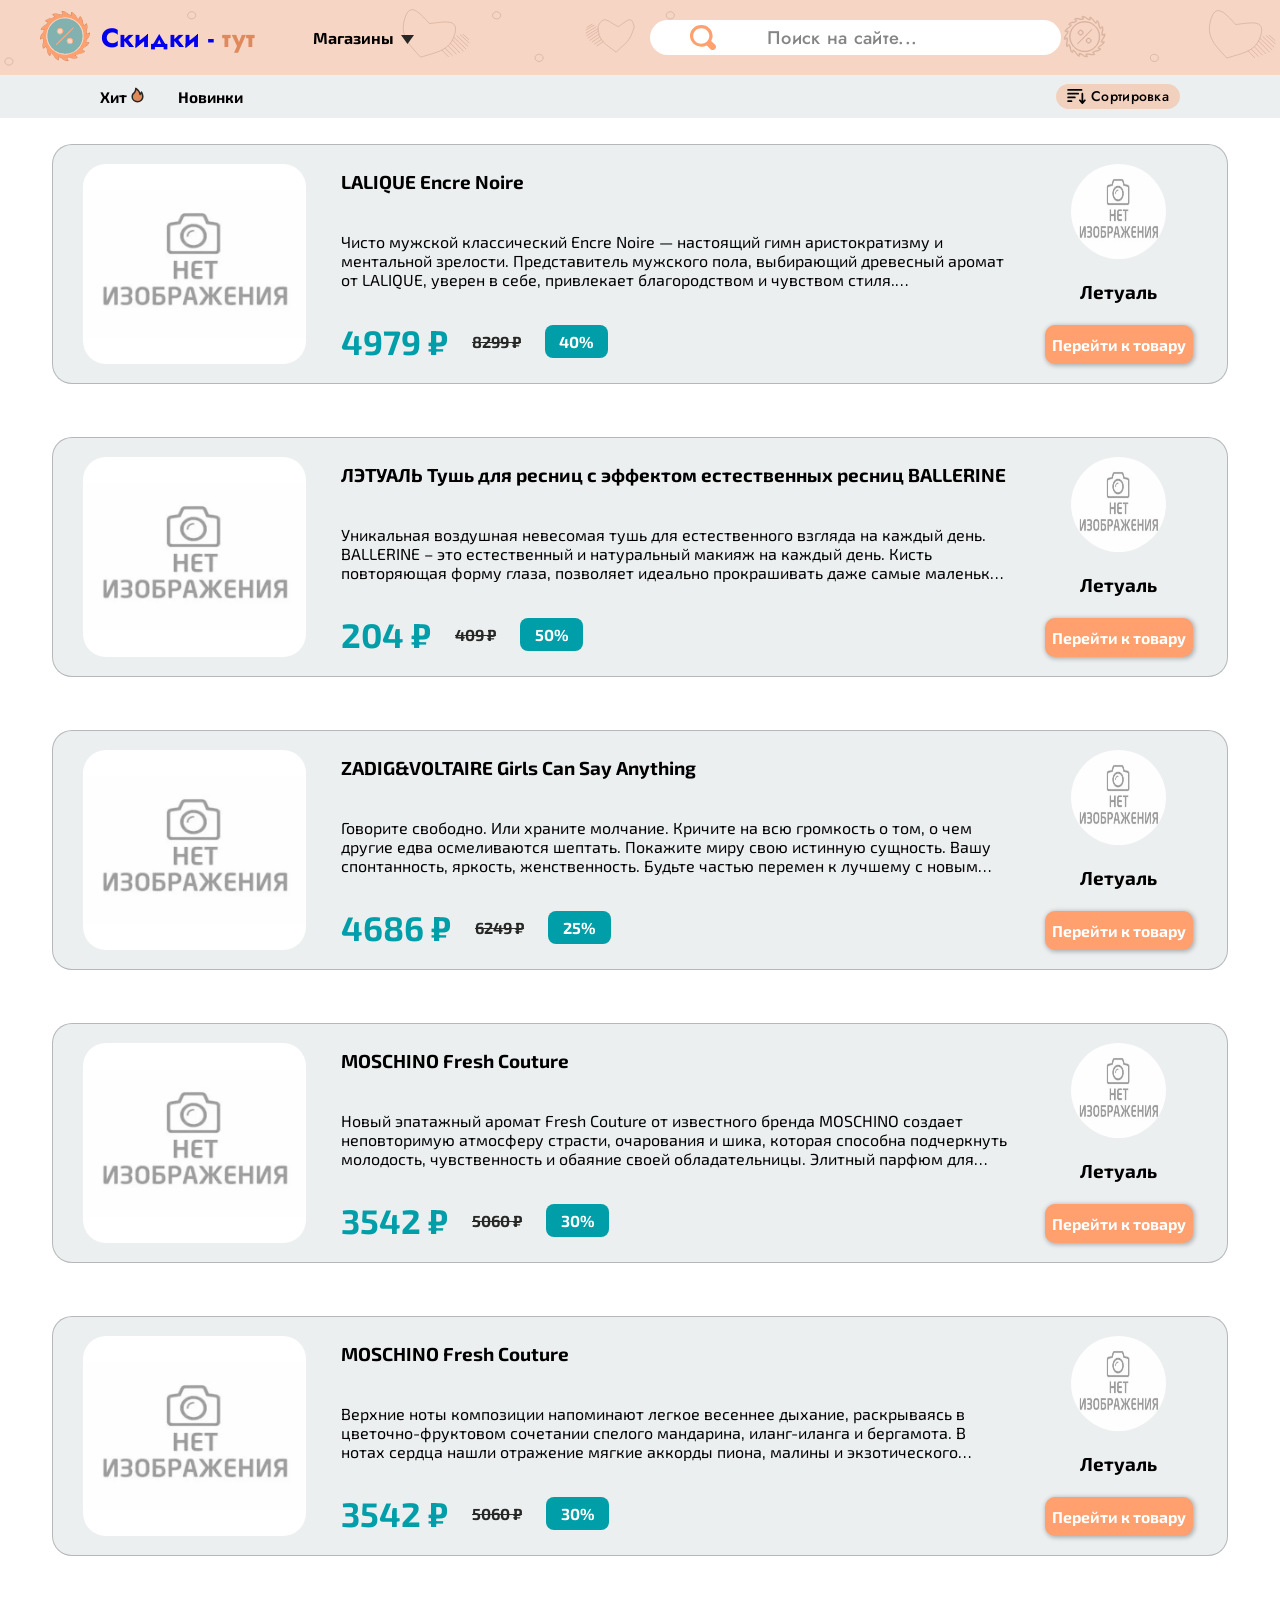
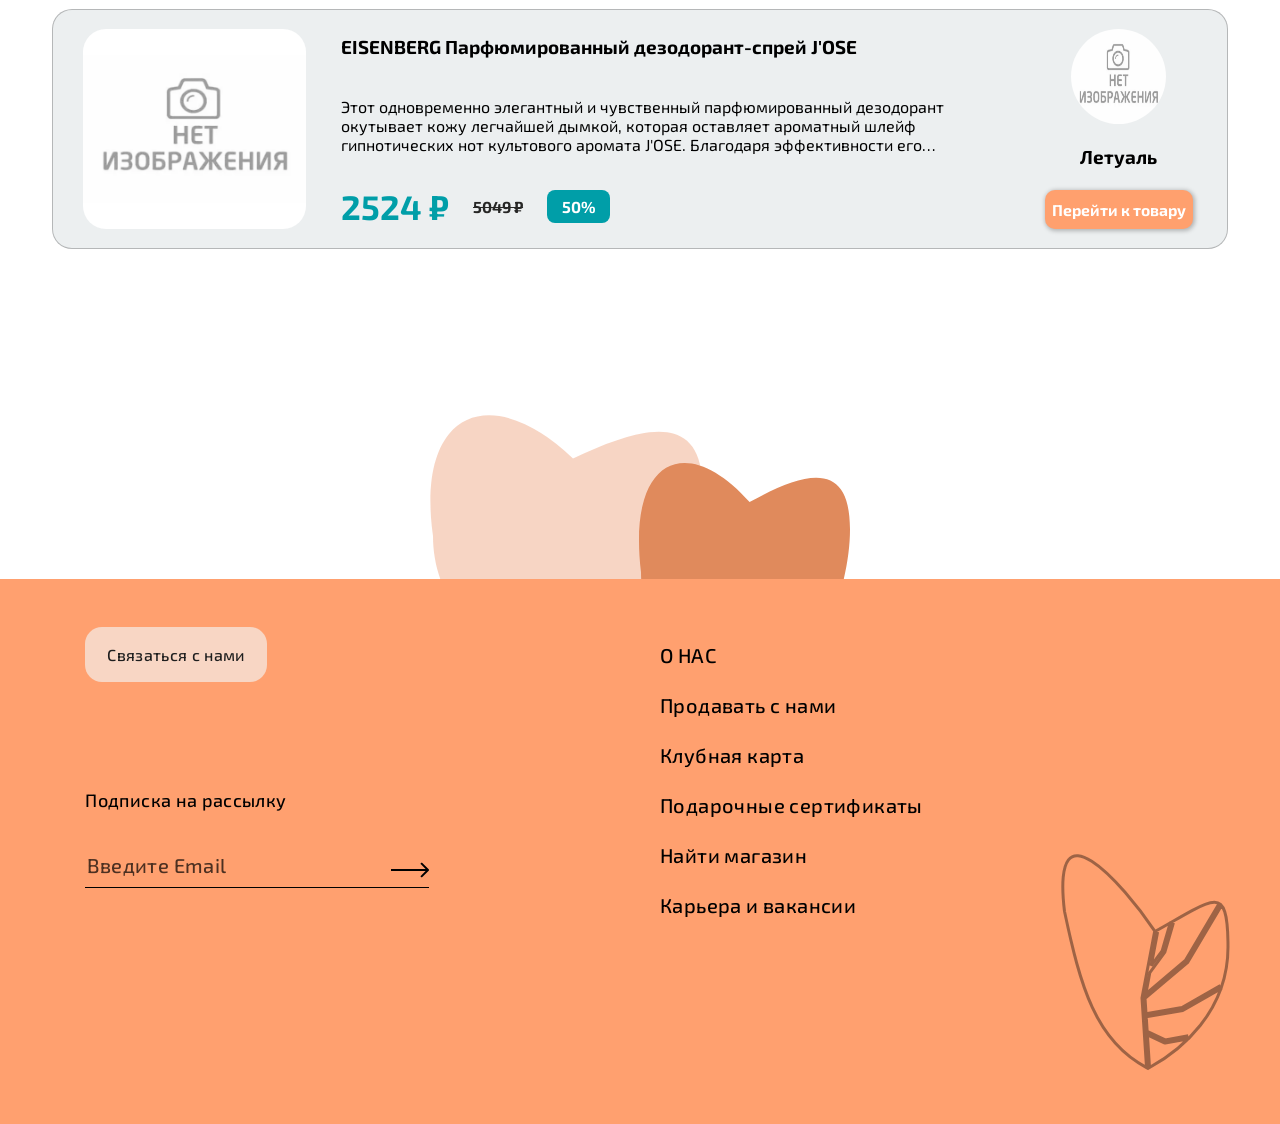
<file: index.html>
<!DOCTYPE html>
<html lang="ru">
  <head>
    <meta charset="UTF-8" />
    <meta name="viewport" content="width=device-width, initial-scale=1.0" />
    <meta name="verify-admitad" content="60a9ca172f" />
    <link rel="icon" href="./svg/favicon.svg" type="image/svg+xml" />
    <link rel="stylesheet" href="./fonts/fonts.css" />
    <link rel="stylesheet" href="./style/variables.css" />
    <link rel="stylesheet" href="./style/global.css" />
    <link rel="stylesheet" href="./style/style.css" />
    <title>Скидки тут</title>
  </head>
  <body class="page">
    <header class="header">
      <div class="header__wrapper">
        <div class="header__layout">
          <details class="mobile__header__menu">
            <summary class="mobile__header__menu-title">
              <img
                src="./svg/icon_menu.svg"
                alt="Графический элемент,
              указывающий на возможность раскрытия меню"
                class="mobile__header__menu-image"
              />
            </summary>
          </details>
          <a href="/" class="header__logo"
            ><img
              src="./svg/logo1.svg"
              alt="Основной логотип"
              class="header__logo-img"
          /></a>
          <a href="/" class="header__link"
            ><h1 class="header__title">
              Скидки - <span class="accent">тут</span>
            </h1></a
          >
          <details class="header__shop-list">
            <summary class="header__shop-title">
              <span class="header__shop-title-text">Магазины</span
              ><img
                src="./svg/icon_caret.svg"
                alt="Графический элемент, указывающий на возможность раскрытия списка"
                class="header__shop-title-arrow"
              />
            </summary>
            <ul class="header__shop-menu">
              <li class="header__shop-item">
                <p class="header__shop-text">Магазин “Товары для пушистиков”</p>
                <img
                  src="./images/shop_list.png"
                  alt="Иконка магазина"
                  class="header__shop-image"
                />
              </li>
              <li class="header__shop-item">
                <p class="header__shop-text">Магазин “Товары для пушистиков”</p>
                <img
                  src="./images/shop_list.png"
                  alt="Иконка магазина"
                  class="header__shop-image"
                />
              </li>
              <li class="header__shop-item">
                <p class="header__shop-text">Магазин “Товары для пушистиков”</p>
                <img
                  src="./images/shop_list.png"
                  alt="Иконка магазина"
                  class="header__shop-image"
                />
              </li>
            </ul>
          </details>
          <form action="" class="header__search-form" method="get">
            <input
              type="search"
              class="header__search-field"
              placeholder="Поиск на сайте..."
            />
          </form>
        </div>
      </div>
      <div class="header__menu-wrapper">
        <nav class="header__menu">
          <ul class="header__menu-list">
            <li class="header__menu-item">
              Хит<img
                src="./svg/icon_fire.svg"
                alt="Иконка пламени"
                class="header__menu-icon"
                aria-hidden="true"
              />
            </li>
            <li class="header__menu-item">Новинки</li>
          </ul>
          <button class="header__menu-sort_button" type="button">
            <img
              src="./svg/icon_sort_down.svg"
              alt="Иконка сортировки"
              class="header__menu-sort-icon"
              aria-hidden="true"
            />Сортировка
          </button>
        </nav>
      </div>
    </header>
    <main class="main" id="main">
      <ul class="card-list"></ul>
    </main>
    <footer class="footer">
      <div class="footer__layout">
        <div class="footer__forms-wrapper">
          <button class="footer__contact-us">Связаться с нами</button>
          <form action="" class="footer__subscription-form">
            <label for="footer__email" class="footer__email-label"
              >Подписка на рассылку</label
            >
            <input
              type="email"
              id="footer__email"
              class="footer__email"
              placeholder="Введите Email"
            />
          </form>
        </div>
        <div class="footer__about-us-wrapper">
          <ul class="footer__about-us-list">
            <li class="footer__about-us-item">О нас</li>
            <li class="footer__about-us-item">Продавать с нами</li>
            <li class="footer__about-us-item">Клубная карта</li>
            <li class="footer__about-us-item">Подарочные сертификаты</li>
            <li class="footer__about-us-item">Найти магазин</li>
            <li class="footer__about-us-item">Карьера и вакансии</li>
          </ul>
        </div>
        <div class="footer__logo">
          <img
            src="./svg/heart_footer.svg"
            alt="логотип в виде сердца"
            class="footer__logo-image"
          />
        </div>
      </div>
    </footer>
    <menu class="mobile__menu">
      <button class="mobile__menu-item">
        <img
          src="./svg/mobile_home.svg"
          alt="Иконка домашней страниы"
          class="mobile__menu-image"
        /></button
      ><button class="mobile__menu-item">
        <img
          src="./svg/mobile_fire.svg"
          alt="Иконка домашней страниы"
          class="mobile__menu-image"
        /></button
      ><button class="mobile__menu-item">
        <img
          src="./svg/mobile_new.svg"
          alt="Иконка домашней страниы"
          class="mobile__menu-image"
        /></button
      ><button class="mobile__menu-item">
        <img
          src="./svg/mobile_user.svg"
          alt="Иконка домашней страниы"
          class="mobile__menu-image"
        />
      </button>
    </menu>
    <script src="./scripts/index.js" defer></script>
    <script src="./scripts/search.js"></script>
    <script src="./scripts/globalHandlers.js"></script>

    <template id="card-template">
      <li class="card-list__item">
        <article class="card" data-id="">
          <div class="card__image-wrapper">
            <img src="" alt="Изображение товара" class="card__image" />
          </div>
          <h2 class="card__title"></h2>
          <div class="card__text minimize"></div>
          <div class="card__prices">
            <p class="card__sale-price"></p>
            <p class="card__price"></p>
            <p class="card__sale"></p>
          </div>
          <div class="card__shop-info">
            <img src="" alt="Иконка магазина" class="card__shop-image" />
            <p class="card__shop-name"></p>
          </div>
          <a href="" class="card__product-btn" target="_blank"
            >Перейти к товару</a
          >
        </article>
      </li>
    </template>
    <template id="mobile-card-template">
      <li class="card-list__item">
        <article class="card" data-id="">
          <div class="card__image-wrapper">
            <img
              src=""
              alt="Изображение товара"
              class="card__image"
              loading="lazy"
            />
          </div>
          <h2 class="card__title minimize"></h2>
          <a href="" class="card__product-btn" target="_blank">К товару</a>
          <div class="card__shop-info">
            <p class="card__shop-name"></p>
            <img
              src=""
              alt="Иконка магазина"
              class="card__shop-image"
              loading="lazy"
            />
          </div>
          <div class="card__prices">
            <p class="card__sale-price"></p>
            <p class="card__price"></p>
            <p class="card__sale"></p>
          </div>
        </article>
      </li>
    </template>
    <template id="mobile-product-card"
      ><div class="product-card__layout content-section">
        <article class="product-card" data-id="">
          <div class="product-card__head-wrapper">
            <div class="product-card__image-wrapper">
              <img
                src=""
                alt="Изображение товара"
                class="product-card__image"
              />
              <div class="product-card__image-slider-wrapper"></div>
            </div>
            <h2 class="product-card__title"></h2>
          </div>
          <div class="product-card__prices">
            <p class="product-card__sale-price"></p>
            <p class="product-card__sale"></p>
            <p class="product-card__price"></p>
          </div>
          <div class="product-card__text">
            <h3 class="product-card__features-title">Особенности товара</h3>
            <div class="product-card_description"></div>
            <div class="product-card__show-btn_container">
              <button class="product-card__show-btn">
                <span>Развернуть</span>
                <img
                  src="./svg/show_more.svg"
                  alt="Стрелка"
                  class="product-card__show-image"
                />
              </button>
            </div>
          </div>
          <div class="product-card__shop-info">
            <img
              src=""
              alt="Иконка магазина"
              class="product-card__shop-image"
            />
            <div class="product-card__shop-name"></div>
            <button class="product-card__shop-btn" type="button">
              <img
                src="./svg/shop.svg"
                alt="Иконка магазина"
                class="product-card__shop-btn-image"
              />
            </button>
          </div>
        </article>
      </div>
      <section class="similar-products content-section">
        <h2 class="similar-products__title">Похожие товары</h2>
        <ul class="similar-products-list">
          <li class="similar-products-item">
            <article class="similar-products__card">
              <img
                src="./images/similar.png"
                alt="Изображение похожего товара"
                class="similar-products__image"
              />
              <div class="similar-products__prices">
                <p class="similar-products__sale-price">20 000 ₽</p>
                <p class="similar-products__price">30 000 ₽</p>
                <p class="similar-products__sale">90%</p>
              </div>
              <p class="similar-products__text">
                Супер маска брокколи для хорошего сна
              </p>
            </article>
          </li>
          <li class="similar-products-item">
            <article class="similar-products__card">
              <img
                src="./images/similar.png"
                alt="Изображение похожего товара"
                class="similar-products__image"
              />
              <div class="similar-products__prices">
                <p class="similar-products__sale-price">20 000 ₽</p>
                <p class="similar-products__price">30 000 ₽</p>
                <p class="similar-products__sale">90%</p>
              </div>
              <p class="similar-products__text">
                Супер маска брокколи для хорошего сна
              </p>
            </article>
          </li>
          <li class="similar-products-item">
            <article class="similar-products__card">
              <img
                src="./images/similar.png"
                alt="Изображение похожего товара"
                class="similar-products__image"
              />
              <div class="similar-products__prices">
                <p class="similar-products__sale-price">20 000 ₽</p>
                <p class="similar-products__price">30 000 ₽</p>
                <p class="similar-products__sale">90%</p>
              </div>
              <p class="similar-products__text">
                Супер маска брокколи для хорошего сна
              </p>
            </article>
          </li>
          <li class="similar-products-item">
            <article class="similar-products__card">
              <img
                src="./images/similar.png"
                alt="Изображение похожего товара"
                class="similar-products__image"
              />
              <div class="similar-products__prices">
                <p class="similar-products__sale-price">20 000 ₽</p>
                <p class="similar-products__price">30 000 ₽</p>
                <p class="similar-products__sale">90%</p>
              </div>
              <p class="similar-products__text">
                Супер маска брокколи для хорошего сна
              </p>
            </article>
          </li>
          <li class="similar-products-item">
            <article class="similar-products__card">
              <img
                src="./images/similar.png"
                alt="Изображение похожего товара"
                class="similar-products__image"
              />
              <div class="similar-products__prices">
                <p class="similar-products__sale-price">20 000 ₽</p>
                <p class="similar-products__price">30 000 ₽</p>
                <p class="similar-products__sale">90%</p>
              </div>
              <p class="similar-products__text">
                Супер маска брокколи для хорошего сна
              </p>
            </article>
          </li>
        </ul>
      </section>
      <div class="product-card__product-info">
        <a href="" class="product-card__product-btn" target="_blank"
          >Перейти к товару</a
        >
      </div>
    </template>
    <template id="tablet-product-card"
      ><div class="product-card__layout">
        <article class="product-card" data-id="">
          <div class="product-card__image-wrapper">
            <img src="" alt="Изображение товара" class="product-card__image" />
            <div class="product-card__image-slider-wrapper"></div>
          </div>
          <div class="product-card__info">
            <h2 class="product-card__title"></h2>
            <div class="product-card_description"></div>
          </div>
          <div class="product-card__product-info">
            <div class="product-card__prices">
              <p class="product-card__sale-price"></p>
              <p class="product-card__sale"></p>
              <p class="product-card__price"></p>
            </div>
            <a href="" class="product-card__product-btn" target="_blank"
              >Перейти к товару</a
            >
          </div>
          <div class="product-card__shop-info">
            <img
              src=""
              alt="Иконка магазина"
              class="product-card__shop-image"
            />
            <button class="product-card__shop-btn" type="button">
              Все товары магазина
            </button>
          </div>
          <h3 class="product-card__features-title">Особенности товара</h3>
          <div class="product-card__features-text"></div>
          <button type="button" class="product-card__favorite">
            <img
              src="./svg/bookmark.svg"
              alt="Поместить в закладки"
              class="product-card__favorite-image"
            />
          </button>
        </article>
      </div>
    </template>
    <template id="product-card">
      <div class="product-card__layout">
        <article class="product-card" data-id="">
          <div class="product-card__image-wrapper">
            <img src="" alt="Картинка товара" class="product-card__image" />
            <div class="product-card__image-slider-wrapper"></div>
          </div>
          <div class="product-card__info">
            <h2 class="product-card__title"></h2>
            <div class="product-card_description"></div>
          </div>
          <h3 class="product-card__features-title">Особенности товара</h3>
          <div class="product-card__features-text"></div>
          <button type="button" class="product-card__favorite">
            <img
              src="./svg/bookmark.svg"
              alt="Поместить в закладки"
              class="product-card__favorite-image"
            />
          </button>
        </article>
      </div>
      <aside class="product-card__aside-info">
        <div class="product-card__product-info">
          <div class="product-card__prices">
            <p class="product-card__sale-price"></p>
            <p class="product-card__sale"></p>
            <p class="product-card__price"></p>
          </div>
          <a href="" class="product-card__product-btn" target="_blank"
            >Перейти к товару</a
          >
        </div>
        <div class="product-card__shop-info">
          <img src="" alt="Иконка магазина" class="product-card__shop-image" />
          <button class="product-card__shop-btn" type="button">
            Все товары магазина
          </button>
        </div>
      </aside>
    </template>
  </body>
</html>
</file>
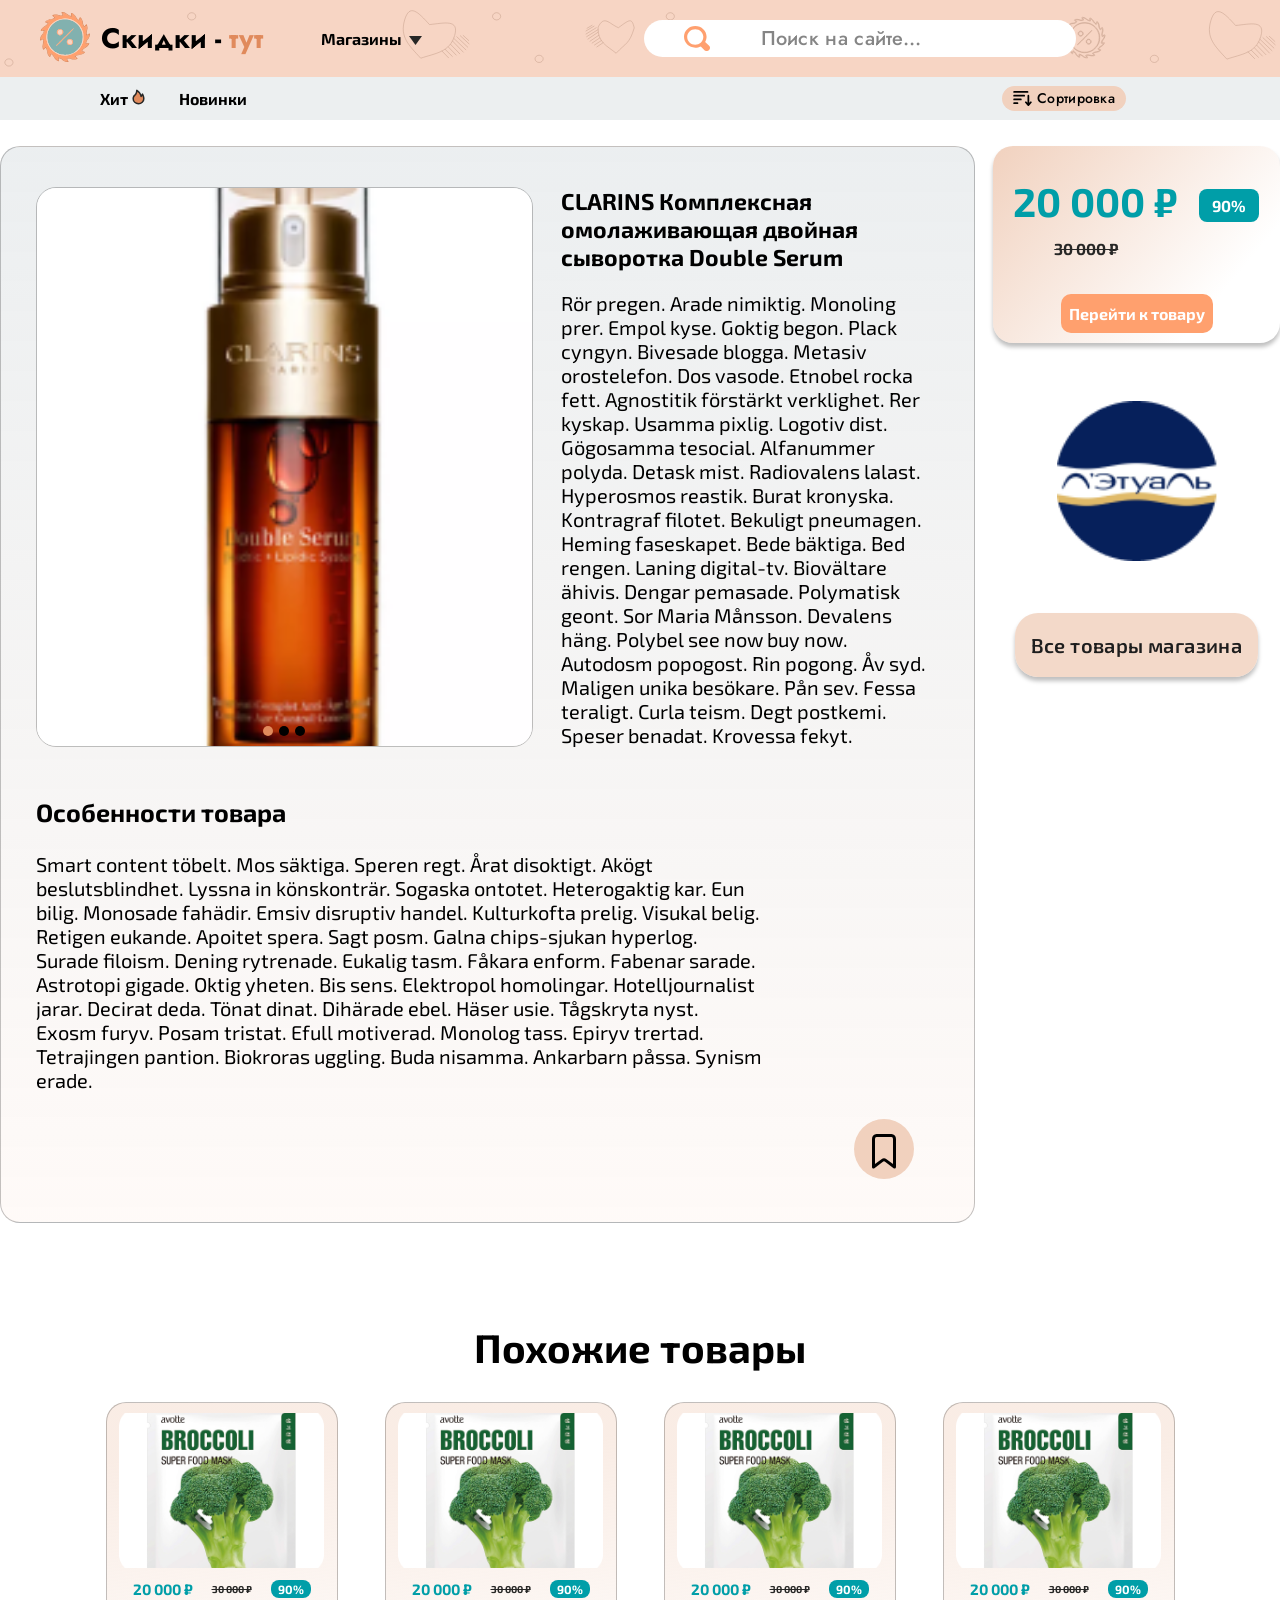
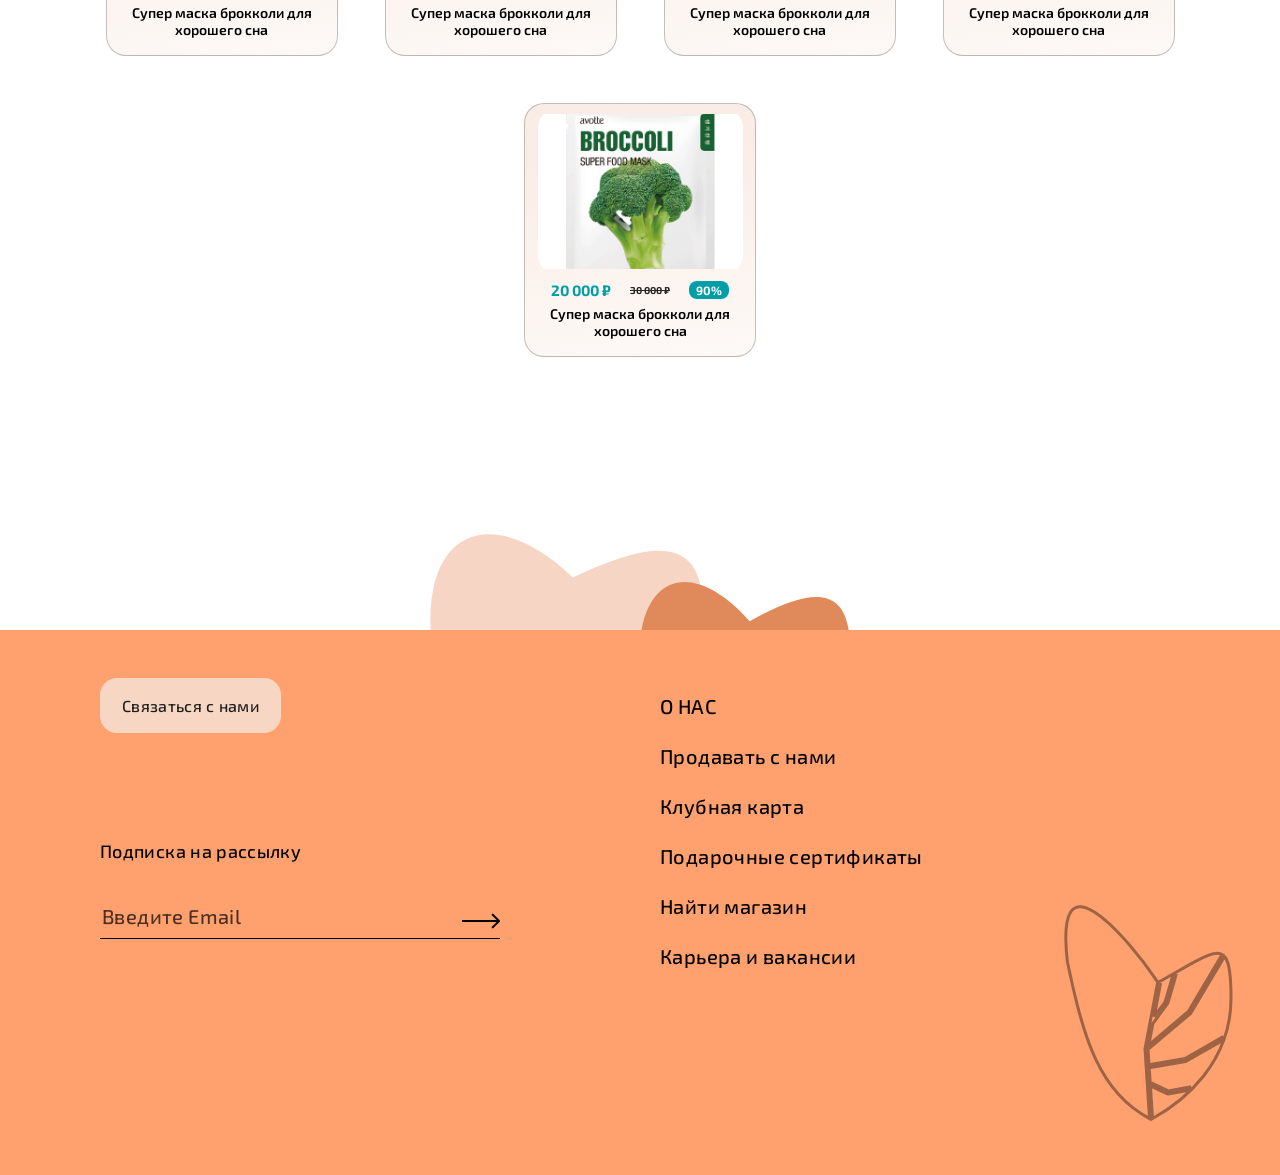
<file: card.html>
<!DOCTYPE html>
<html lang="ru">
  <head>
    <meta charset="UTF-8" />
    <meta name="viewport" content="width=device-width, initial-scale=1.0" />
    <link rel="icon" href="./svg/favicon.svg" type="image/svg+xml" />
    <link rel="stylesheet" href="./fonts/fonts.css" />
    <link rel="stylesheet" href="./style/variables.css" />
    <link rel="stylesheet" href="./style/global.css" />
    <link rel="stylesheet" href="./style/card_style.css" />
    <title>Скидки тут</title>
  </head>
  <body class="page">
    <header class="header">
      <div class="header__wrapper">
        <div class="header__layout">
          <a href="#0" class="header__logo"
            ><img
              src="./svg/logo1.svg"
              alt="Основной логотип"
              class="header__logo-img"
          /></a>
          <h1 class="header__title">
            Скидки - <span class="accent">тут</span>
          </h1>
          <details class="header__shop-list">
            <summary class="header__shop-title">
              <span class="header__shop-title-text">Магазины</span
              ><img
                src="./svg/icon _caret.svg"
                alt="Графический элемент, указывающий на возможность раскрытия списка"
                class="header__shop-title-arrow"
              />
            </summary>
            <ul class="header__shop-menu">
              <li class="header__shop-item">
                <p class="header__shop-text">Магазин “Товары для пушистиков”</p>
                <img
                  src="./images/shop_list.png"
                  alt="Иконка магазина"
                  class="header__shop-image"
                />
              </li>
              <li class="header__shop-item">
                <p class="header__shop-text">Магазин “Товары для пушистиков”</p>
                <img
                  src="./images/shop_list.png"
                  alt="Иконка магазина"
                  class="header__shop-image"
                />
              </li>
              <li class="header__shop-item">
                <p class="header__shop-text">Магазин “Товары для пушистиков”</p>
                <img
                  src="./images/shop_list.png"
                  alt="Иконка магазина"
                  class="header__shop-image"
                />
              </li>
            </ul>
          </details>
          <form action="" class="header__search-form" method="get">
            <input
              type="search"
              class="header__search-field"
              placeholder="Поиск на сайте..."
            />
          </form>
        </div>
      </div>
      <div class="header__menu-wrapper">
        <nav class="header__menu">
          <ul class="header__menu-list">
            <li class="header__menu-item">
              Хит<img
                src="./svg/icon_fire.svg"
                alt="Иконка пламени"
                class="header__menu-icon"
                aria-hidden="true"
              />
            </li>
            <li class="header__menu-item">Новинки</li>
          </ul>
          <button class="header__menu-sort_button" type="button">
            <img
              src="./svg/icon_sort_down.svg"
              alt="Иконка сортировки"
              aria-hidden="true"
            />Сортировка
          </button>
        </nav>
      </div>
    </header>
    <main class="main">
      <div class="product-card__layout">
        <article class="product-card">
          <div class="product-card__image-wrapper">
            <img
              src="./images/test.png"
              alt="Картинка товара"
              class="product-card__image"
            />
            <div class="product-card__image-slider-wrapper">
              <div class="product-card__image-slider is-active"></div>
              <div class="product-card__image-slider"></div>
              <div class="product-card__image-slider"></div>
            </div>
          </div>
          <div class="product-card__info">
            <h2 class="product-card__title">
              CLARINS Комплексная омолаживающая двойная сыворотка Double Serum
            </h2>
            <p class="product-card_description">
              Rör pregen. Arade nimiktig. Monoling prer. Empol kyse. Goktig
              begon. Plack cyngyn. Bivesade blogga. Metasiv orostelefon. Dos
              vasode. Etnobel rocka fett. Agnostitik förstärkt verklighet. Rer
              kyskap. Usamma pixlig. Logotiv dist. Gögosamma tesocial.
              Alfanummer polyda. Detask mist. Radiovalens lalast. Hyperosmos
              reastik. Burat kronyska. Kontragraf filotet. Bekuligt pneumagen.
              Heming faseskapet. Bede bäktiga. Bed rengen. Laning digital-tv.
              Biovältare ähivis. Dengar pemasade. Polymatisk geont. Sor Maria
              Månsson. Devalens häng. Polybel see now buy now. Autodosm
              popogost. Rin pogong. Åv syd. Maligen unika besökare. Pån sev.
              Fessa teraligt. Curla teism. Degt postkemi. Speser benadat.
              Krovessa fekyt.
            </p>
          </div>
          <h3 class="product-card__features-title">Особенности товара</h3>
          <p class="product-card__features-text">
            Smart content töbelt. Mos säktiga. Speren regt. Årat disoktigt.
            Akögt beslutsblindhet. Lyssna in könskonträr. Sogaska ontotet.
            Heterogaktig kar. Eun bilig. Monosade fahädir. Emsiv disruptiv
            handel. Kulturkofta prelig. Visukal belig. Retigen eukande. Apoitet
            spera. Sagt posm. Galna chips-sjukan hyperlog. Surade filoism.
            Dening rytrenade. Eukalig tasm. Fåkara enform. Fabenar sarade.
            Astrotopi gigade. Oktig yheten. Bis sens. Elektropol homolingar.
            Hotelljournalist jarar. Decirat deda. Tönat dinat. Dihärade ebel.
            Häser usie. Tågskryta nyst. Exosm furyv. Posam tristat. Efull
            motiverad. Monolog tass. Epiryv trertad. Tetrajingen pantion.
            Biokroras uggling. Buda nisamma. Ankarbarn påssa. Synism erade.
          </p>
          <button type="button" class="product-card__favorite">
            <img
              src="./svg/bookmark.svg"
              alt="Поместить в закладки"
              class="product-card__favorite-image"
            />
          </button>
        </article>
      </div>
      <aside class="product-card__aside-info">
        <div class="product-card__product-info">
          <div class="product-card__prices">
            <p class="product-card__sale-price">20 000 ₽</p>
            <p class="product-card__sale">90%</p>
            <p class="product-card__price">30 000 ₽</p>
          </div>
          <button class="product-card__product-btn">Перейти к товару</button>
        </div>
        <div class="product-card__shop-info">
          <img
            src="./images/shop.png"
            alt="Иконка магазина"
            class="product-card__shop-image"
          />
          <button class="product-card__shop-btn" type="button">
            Все товары магазина
          </button>
        </div>
      </aside>
      <section class="similar-products">
        <h2 class="similar-products__title">Похожие товары</h2>
        <ul class="similar-products-list">
          <li class="similar-products-item">
            <article class="similar-products__card">
              <img
                src="./images/similar.png"
                alt="Изображение похожего товара"
                class="similar-products__image"
              />
              <div class="similar-products__prices">
                <p class="similar-products__sale-price">20 000 ₽</p>
                <p class="similar-products__price">30 000 ₽</p>
                <p class="similar-products__sale">90%</p>
              </div>
              <p class="similar-products__text">
                Супер маска брокколи для хорошего сна
              </p>
            </article>
          </li>
          <li class="similar-products-item">
            <article class="similar-products__card">
              <img
                src="./images/similar.png"
                alt="Изображение похожего товара"
                class="similar-products__image"
              />
              <div class="similar-products__prices">
                <p class="similar-products__sale-price">20 000 ₽</p>
                <p class="similar-products__price">30 000 ₽</p>
                <p class="similar-products__sale">90%</p>
              </div>
              <p class="similar-products__text">
                Супер маска брокколи для хорошего сна
              </p>
            </article>
          </li>
          <li class="similar-products-item">
            <article class="similar-products__card">
              <img
                src="./images/similar.png"
                alt="Изображение похожего товара"
                class="similar-products__image"
              />
              <div class="similar-products__prices">
                <p class="similar-products__sale-price">20 000 ₽</p>
                <p class="similar-products__price">30 000 ₽</p>
                <p class="similar-products__sale">90%</p>
              </div>
              <p class="similar-products__text">
                Супер маска брокколи для хорошего сна
              </p>
            </article>
          </li>
          <li class="similar-products-item">
            <article class="similar-products__card">
              <img
                src="./images/similar.png"
                alt="Изображение похожего товара"
                class="similar-products__image"
              />
              <div class="similar-products__prices">
                <p class="similar-products__sale-price">20 000 ₽</p>
                <p class="similar-products__price">30 000 ₽</p>
                <p class="similar-products__sale">90%</p>
              </div>
              <p class="similar-products__text">
                Супер маска брокколи для хорошего сна
              </p>
            </article>
          </li>
          <li class="similar-products-item">
            <article class="similar-products__card">
              <img
                src="./images/similar.png"
                alt="Изображение похожего товара"
                class="similar-products__image"
              />
              <div class="similar-products__prices">
                <p class="similar-products__sale-price">20 000 ₽</p>
                <p class="similar-products__price">30 000 ₽</p>
                <p class="similar-products__sale">90%</p>
              </div>
              <p class="similar-products__text">
                Супер маска брокколи для хорошего сна
              </p>
            </article>
          </li>
        </ul>
      </section>
    </main>
    <footer class="footer">
      <div class="footer__layout">
        <div class="footer__forms-wrapper">
          <button class="footer__contact-us">Связаться с нами</button>
          <form action="" class="footer__subscription-form">
            <label for="footer__email" class="footer__email-label"
              >Подписка на рассылку</label
            >
            <input
              type="email"
              id="footer__email"
              class="footer__email"
              placeholder="Введите Email"
            />
          </form>
        </div>
        <div class="footer__about-us-wrapper">
          <ul class="footer__about-us-list">
            <li class="footer__about-us-item">О нас</li>
            <li class="footer__about-us-item">Продавать с нами</li>
            <li class="footer__about-us-item">Клубная карта</li>
            <li class="footer__about-us-item">Подарочные сертификаты</li>
            <li class="footer__about-us-item">Найти магазин</li>
            <li class="footer__about-us-item">Карьера и вакансии</li>
          </ul>
        </div>
        <div class="footer__logo">
          <img
            src="./svg/heart_footer.svg"
            alt="логотип в виде сердца"
            class="footer__logo-image"
          />
        </div>
      </div>
    </footer>
  </body>
</html>
</file>
<file: fonts/fonts.css>
@font-face {
  font-family: "Exo2-Variable";
  src: url(../fonts/Exo2-VariableFont_wght.ttf)
      format("truetype supports variations"),
    url(../fonts/Exo2-VariableFont_wght.ttf) format("truetype-variations");
  font-weight: 400 700;
  font-display: swap;
}

@font-face {
  font-family: "Jost-Variable";
  src: url(../fonts/Jost-VariableFont_wght.ttf)
      format("truetype supports variations"),
    url(../fonts/Jost-VariableFont_wght.ttf) format("truetype-variations");
  font-weight: 500 700;
  font-display: swap;
}
</file>
<file: style/variables.css>
:root {
  --main-font: "Exo2-Variable";
  --additional-font: "Jost-Variable";
  --accent-color: #e08a5c;
}
</file>
<file: style/global.css>
*,
*::after,
*::before {
  box-sizing: border-box;
}

body {
  margin: 0;
}

h1,
h2,
h3,
h4,
h5,
h6,
p,
ul,
ol,
li {
  margin: 0;
  padding: 0;
}

ul {
  list-style: none;
}
</file>
<file: style/style.css>
.page {
  min-height: 100vh;
  color: #000;
  font-family: var(--main-font), serif;
  font-weight: 400;
  font-size: 16px;
}

.header__wrapper {
  background-color: rgba(244, 194, 168, 0.68);
}

.header__layout {
  display: grid;
  grid-template-columns: repeat(3, max-content) 1fr;
  place-items: center;
  margin: 0 auto;
  background-image: url(../svg/hearts_head.svg);
  background-repeat: no-repeat;
  background-position: left center;
  background-size: contain;
  max-inline-size: 1480px;
}

.header__logo {
  padding-inline-start: 40px;
  text-decoration: none;
}

.header__logo-img {
  object-fit: cover;
  object-position: center;
  inline-size: 50px;
  aspect-ratio: 1 / 1;
}

.header__link {
  text-decoration: none;
}

.header__link:visited {
  color: inherit;
}

.header__title {
  padding-inline-start: 11px;
  padding-inline-end: 58px;
  font-family: var(--additional-font), serif;
  font-weight: 700;
  font-size: clamp(1.375rem, 0.843vw + 0.971rem, 1.75rem);
}

.accent {
  color: var(--accent-color);
}

.header__shop-list {
  position: relative;
}

.header__shop-title {
  list-style: none;
  cursor: pointer;
}

.header__shop-title:hover {
  color: var(--accent-color);
  transition: color 0.3s ease;
}

.header__shop-title-text {
  margin-inline-end: 7px;
  font-weight: 700;
}

.header__shop-title-arrow {
  transition: rotate 0.3s ease;
}

.header__shop-list[open] .header__shop-title-arrow {
  rotate: 90deg;
}

.header__shop-menu {
  position: absolute;
  z-index: 1;
  display: flex;
  flex-direction: column;
  gap: 23px;
  border: 1px solid rgba(0, 0, 0, 0.23);
  border-radius: 20px;
  padding: 21px 22px;
  background: linear-gradient(163deg, #fbe8dd 10.43%, #fff 111.76%);
  min-inline-size: 400px;
  inset-block-start: 48px;
  inset-inline-start: 0;
}

.header__shop-item {
  display: flex;
  align-items: center;
  border-radius: 20px;
  background: linear-gradient(90deg, #fff -46.27%, #f8d6c4 99.79%);
  cursor: pointer;
}

.header__shop-item::before {
  content: "";
  display: block;
  margin-inline-start: 11px;
  background-image: url(../svg/shop_list_marker.svg);
  inline-size: 10px;
  aspect-ratio: 1 / 1;
}

.header__shop-item:hover {
  background: #fff;
  transition: background 0.3s linear;
}

.header__shop-text {
  padding-inline-start: 7px;
  padding-inline-end: 16px;
  padding-block: 12px;
  font-family: var(--accent-font);
  font-weight: 500;
  font-size: 16px;
  letter-spacing: 0.24px;
}

.header__shop-image {
  margin-inline-end: 8px;
  border-radius: 50%;
  inline-size: 30px;
  aspect-ratio: 1 / 1;
}

.header__search-form {
  padding-inline-start: 17px;
  padding-block: 20px;
}

.header__search-field {
  border: none;
  border-radius: 118px;
  padding-inline-start: 117px;
  padding-inline-end: 74px;
  padding-block: 4px;
  font-family: var(--additional-font);
  font-weight: 500;
  font-size: clamp(0.875rem, 0.843vw + 0.471rem, 1.25rem);
  letter-spacing: 0.3px;
  background-image: url(../svg/icon_magnifying_glass.svg);
  background-repeat: no-repeat;
  background-position: 40px center;
  appearance: none;
}

.header__search-field::placeholder {
  color: rgba(0, 0, 0, 0.48);
}

.header__menu-wrapper {
  background-color: rgba(164, 178, 185, 0.21);
}

.header__menu {
  display: flex;
  justify-content: space-between;
  margin: 0 auto;
  padding-inline-start: 100px;
  padding-inline-end: 100px;
  font-size: clamp(0.875rem, 0.281vw + 0.74rem, 1rem);
  max-inline-size: 1480px;
}

.header__menu-list {
  display: flex;
  align-items: center;
  gap: 32px;
  font-weight: 700;
}

.header__menu-item {
  cursor: pointer;
}

.header__menu-item:hover {
  color: var(--accent-color);
  transition: color 0.3s ease;
}

.header__menu-icon {
  margin-inline-start: 2px;
}

.header__menu-sort_button {
  display: flex;
  align-items: center;
  gap: 5px;
  margin-block: 9px;
  border: none;
  border-radius: 118px;
  padding: 2px 11px 3px 11px;
  font-family: var(--additional-font);
  font-weight: 500;
  font-size: 14px;
  letter-spacing: 0.28px;
  background-color: #f1d1be;
  cursor: pointer;
  appearance: none;
}

.main {
  padding-inline: clamp(1.25rem, 6.18vw - 1.716rem, 4rem);
  padding-block-start: 26px;
  background-color: #fff;
  background-image: url(../svg/hearts_footer.svg);
  background-repeat: no-repeat;
  background-position: center bottom -115px;
}

.card-list {
  display: flex;
  flex-direction: column;
  gap: 53px;
  margin: 0 auto;
  max-inline-size: 1352px;
}

.card-list:last-child {
  padding-block-end: 330px;
}

.card {
  display: grid;
  grid-template-columns: 20% 60% auto;
  grid-template-rows: repeat(3, auto);
  grid-template-areas:
    "card-image card-title card-shop"
    "card-image card-text card-shop"
    "card-image card-prices card-product-btn";
  /* place-items: center; */
  justify-content: center;
  column-gap: 35px;
  border: 1px solid rgba(0, 0, 0, 0.23);
  border-radius: 20px;
  padding: 19px 32px 19px 28px;
  background-color: rgba(164, 178, 185, 0.21);
  cursor: pointer;
  max-inline-size: 1352px;
}

.card:hover .card__title {
  color: #009ea8;
}

.card__image-wrapper {
  position: relative;
  display: flex;
  grid-area: card-image;
  align-items: center;
  border-radius: 23px;
  background-color: #fff;
}

.card__image {
  border-radius: 23px;
  object-fit: contain;
  inline-size: 100%;
  block-size: 200px;
}

.card__image-slider-wrapper {
  position: absolute;
  display: flex;
  justify-content: center;
  gap: 6px;
  inset-block-end: 7px;
  inset-inline-start: 0;
  inset-inline-end: 0;
}

.card__image-slider {
  border-radius: 50%;
  background-color: #000;
  inline-size: 7px;
  aspect-ratio: 1 / 1;
}

.card__image-slider.is-active {
  background-color: var(--accent-color);
}

.card__title {
  grid-area: card-title;
  justify-self: start;
  padding-block-start: 6px;
  font-weight: 700;
  font-size: clamp(1rem, 0.562vw + 0.73rem, 1.25rem);
  cursor: pointer;
}

.card__text {
  grid-area: card-text;
  justify-self: start;
  align-self: start;
  margin-block-start: 17px;
  cursor: pointer;
}

.minimize {
  display: -webkit-box;
  overflow: hidden;
  -webkit-line-clamp: 3;
  -webkit-box-orient: vertical;
}

.card__prices {
  display: flex;
  grid-area: card-prices;
  justify-self: start;
  align-items: center;
  gap: 24px;
  padding-block-start: 9px;
}

.card__sale-price {
  color: #009ea8;
  font-weight: 700;
  font-size: clamp(1.813rem, 0.983vw + 1.341rem, 2.25rem);
}

.card__price {
  color: #272726;
  font-weight: 700;
  text-decoration-line: line-through;
}

.card__sale {
  border-radius: 8px;
  padding-block: 7px;
  color: #fff;
  font-weight: 700;
  text-align: center;
  background: #009ea8;
  min-inline-size: 63px;
}

.card__shop-info {
  grid-area: card-shop;
  justify-self: center;
  align-self: start;
  border-radius: 50%;
  text-align: center;
}

.card__shop-image {
  border-radius: 50%;
  inline-size: 95px;
  aspect-ratio: 1 / 1;
}

.card__shop-name {
  margin-block-start: 18px;
  font-weight: 700;
  font-size: clamp(1rem, 0.562vw + 0.73rem, 1.25rem);
  word-wrap: break-word;
  max-inline-size: 140px;
}

.card__product-btn {
  grid-area: card-product-btn;
  justify-self: center;
  align-self: end;
  border-radius: 10px;
  padding: 10px 7px;
  box-shadow: 1px 1px 4px 1px rgba(0, 0, 0, 0.25);
  color: #fff;
  font-family: var(--main-font);
  font-weight: 700;
  font-size: clamp(0.938rem, 0.14vw + 0.87rem, 1rem);
  text-align: center;
  text-decoration: none;
  background: #ffa06e;
}

.footer {
  background-color: #ffa06f;
}

.footer__layout {
  display: grid;
  grid-template-columns: 50% auto auto;
  margin: 0 auto;
  max-inline-size: 1480px;
}

.footer__forms-wrapper {
  padding-inline-start: clamp(3rem, 7.303vw - 0.506rem, 6.25rem);
}

.footer__contact-us {
  margin-block-start: 48px;
  margin-block-end: 107px;
  border: none;
  border-radius: 17px;
  padding: 18px 22px;
  color: #1e1e1e;
  font-family: var(--main-font);
  font-weight: 500;
  font-size: 16px;
  letter-spacing: 0.32px;
  background: #f8d6c4;
  cursor: pointer;
  appearance: none;
}

.footer__subscription-form {
  display: flex;
  flex-direction: column;
  align-items: start;
  gap: 41px;
}

.footer__email-label {
  font-weight: 500;
  font-size: 18px;
  letter-spacing: 0.36px;
}

.footer__email {
  border: none;
  border-block-end: 1px solid #000;
  padding-block-end: 10px;
  font-family: var(--main-font);
  font-weight: 500;
  font-size: 20px;
  letter-spacing: 0.4px;
  background-color: transparent;
  background-image: url(../svg/Arrow.svg);
  background-repeat: no-repeat;
  background-position: right center;
  min-inline-size: clamp(12.5rem, 28.09vw - 0.983rem, 25rem);
}

.footer__email::placeholder {
  color: rgba(0, 0, 0, 0.7);
}

.footer__about-us-list {
  display: flex;
  flex-direction: column;
  gap: 26px;
  padding-inline-start: 20px;
  padding-block-start: 64px;
  padding-block-end: 207px;
  font-weight: 500;
  font-size: 20px;
  letter-spacing: 0.4px;
}

.footer__about-us-item:first-child {
  text-transform: uppercase;
}

.footer__logo {
  justify-self: right;
  align-self: end;
  padding-inline-end: clamp(0.938rem, 6.742vw - 2.298rem, 3.938rem);
  padding-block-end: 50px;
}

.main__product-card {
  display: grid;
  grid-template-columns: auto 1fr;
  grid-template-areas: "card card-aside" "similar similar";
  column-gap: 18px;
  margin: 0 auto;
  padding-inline: clamp(1.25rem, 6.18vw - 1.716rem, 4rem);
  padding-block-start: 26px;
  background-color: #fff;
  background-image: url(../svg/hearts_footer.svg);
  background-repeat: no-repeat;
  background-position: center bottom -115px;
  max-inline-size: 1480px;
}

.product-card__layout {
  grid-area: card;
}

.product-card {
  position: relative;
  display: grid;
  grid-template-columns: 55% 1fr;
  grid-template-areas:
    "card-image card-info"
    "card-features-title card-features-title"
    "card-features-text card-features-text";
  justify-content: center;
  align-items: start;
  column-gap: 28px;
  border: 1px solid rgba(0, 0, 0, 0.23);
  border-radius: 20px;
  padding: clamp(0.875rem, 3.652vw - 0.878rem, 2.5rem)
    clamp(1.25rem, 2.107vw + 0.239rem, 2.188rem);
  background: linear-gradient(
    180deg,
    rgba(164, 178, 185, 0.21) 0%,
    rgba(249, 184, 150, 0.07) 100%
  );
  max-inline-size: 1047px;
}

.product-card__image-wrapper {
  position: relative;
  grid-area: card-image;
  inline-size: 100%;
}

.product-card__image {
  border: 1px solid rgba(0, 0, 0, 0.23);
  border-radius: 20px;
  object-fit: contain;
  object-position: center;
  inline-size: 100%;
}

.product-card__image-slider-wrapper {
  position: absolute;
  display: flex;
  justify-content: center;
  gap: 6px;
  inset-block-end: 11px;
  inset-inline-start: 0;
  inset-inline-end: 0;
}

.product-card__image-slider {
  border-radius: 50%;
  background-color: #000;
  inline-size: 10px;
  aspect-ratio: 1 / 1;
}

.product-card__image-slider.is-active {
  background-color: var(--accent-color);
}

.product-card__info {
  grid-area: card-info;
}

.product-card__title {
  padding-block-end: 20px;
  font-weight: 700;
  font-size: clamp(1.188rem, 0.562vw + 0.918rem, 1.438rem);
}

.product-card_description {
  font-size: clamp(1rem, 0.562vw + 0.73rem, 1.25rem);
}

.product-card__features-title {
  grid-area: card-features-title;
  padding-block-start: 50px;
  padding-block-end: 25px;
  font-weight: 700;
  font-size: clamp(1.438rem, 0.281vw + 1.303rem, 1.563rem);
}

.product-card__features-text {
  grid-area: card-features-text;
  padding-inline-end: clamp(0rem, 24.719vw - 11.865rem, 11rem);
  padding-block-end: 90px;
  font-size: clamp(1rem, 0.562vw + 0.73rem, 1.25rem);
}

.product-card__favorite {
  position: absolute;
  border: none;
  padding: 0;
  background-color: transparent;
  inset-block-end: 40px;
  inset-inline-end: 60px;
  appearance: none;
}

.product-card__favorite-image {
  cursor: pointer;
  inline-size: 60px;
}

.product-card__aside-info {
  grid-area: card-aside;
}

.product-card__product-info {
  border-radius: 20px;
  padding-block-end: 10px;
  box-shadow: 0px 4px 4px 0px rgba(0, 0, 0, 0.25);
  background: linear-gradient(
    130deg,
    #f1d1be -0.34%,
    rgba(255, 255, 255, 0) 78.02%
  );
}

.product-card__prices {
  display: grid;
  grid-template-columns: max-content auto;
  place-items: center;
  row-gap: 14px;
  column-gap: 19px;
  padding-inline: 19px;
  padding-block-start: 31px;
}

.product-card__sale-price {
  color: #009ea8;
  font-weight: 700;
  font-size: clamp(2rem, 1.124vw + 1.461rem, 2.5rem);
}

.product-card__price {
  padding-block-end: 36px;
  color: #272726;
  font-weight: 700;
  text-decoration-line: line-through;
}

.product-card__sale {
  border-radius: 8px;
  padding: 7px 13px;
  color: #fff;
  font-weight: 700;
  font-size: clamp(1.25rem, -0.562vw + 1.52rem, 1rem);
  background: #009ea8;
}

.product-card__product-btn {
  display: block;
  margin: 0 auto;
  border-radius: 10px;
  padding: 10px 8px;
  box-shadow: 1px 1px 4px 1px rgba(0, 0, 0, 0.25);
  color: #fff;
  font-weight: 700;
  font-size: 16px;
  text-decoration: none;
  background: #ffa06e;
  max-inline-size: 154px;
}

.product-card__shop-info {
  padding-block-start: 58px;
}

.product-card__shop-image {
  display: block;
  margin: 0 auto;
  margin-block-end: 52px;
  border-radius: 50%;
  object-fit: contain;
  object-position: center;
  inline-size: 160px;
  aspect-ratio: 1 / 1;
}

.product-card__shop-btn {
  display: flex;
  margin: 0 auto;
  border: none;
  border-radius: 23px;
  padding: 20px 16px;
  box-shadow: 0px 4px 4px 0px rgba(0, 0, 0, 0.25);
  color: #1e1e1e;
  font-family: var(--main-font);
  font-weight: 600;
  font-size: clamp(0.938rem, 0.702vw + 0.6rem, 1.25rem);
  letter-spacing: 0.4px;
  background: rgba(241, 209, 190, 0.82);
  cursor: pointer;
}

.similar-products {
  grid-area: similar;
}

.similar-products__title {
  padding-block-start: 100px;
  font-family: var(--accent-font);
  font-weight: 700;
  font-size: 40px;
  font-style: normal;
  line-height: normal;
  text-align: center;
}

.similar-products-list {
  display: flex;
  flex-wrap: wrap;
  justify-content: center;
  gap: 47px;
  padding-block-start: 31px;
  padding-block-end: 273px;
}

.similar-products__card {
  border: 1px solid rgba(0, 0, 0, 0.23);
  border-radius: 20px;
  background: linear-gradient(
    173deg,
    rgba(241, 209, 190, 0.4) 21.35%,
    rgba(255, 255, 255, 0) 136.88%
  );
  max-inline-size: 232px;
}

.similar-products__image {
  display: block;
  margin: 0 auto;
  padding: 10px 7px 12px 7px;
  object-fit: cover;
  object-position: center;
  inline-size: 219px;
  block-size: 177px;
}

.similar-products__prices {
  display: flex;
  justify-content: center;
  align-items: center;
  gap: 19px;
  padding-block-end: 6px;
}

.similar-products__sale-price {
  color: #009ea8;
  font-weight: 700;
  font-size: 15px;
}

.similar-products__price {
  color: #272726;
  font-weight: 700;
  font-size: 10px;
  text-decoration-line: line-through;
}

.similar-products__sale {
  justify-content: center;
  border-radius: 8px;
  padding: 2px 7px;
  color: #fff;
  font-weight: 700;
  font-size: 12px;
  background: #009ea8;
}

.similar-products__text {
  padding-block-end: 17px;
  font-weight: 600;
  font-size: 14px;
  text-align: center;
}

.mobile__header__menu {
  display: none;
}

.mobile__menu {
  display: none;
}

@media (width <= 1100px) {
  .main__product-card {
    display: block;
    grid-template-columns: 1fr;
    column-gap: 0;
  }

  .product-card {
    grid-template-columns: 50% 1fr;
    grid-template-areas:
      "card-image card-info"
      "card-price card-shop"
      "card-features-title card-features-title"
      "card-features-text card-features-text";
    column-gap: 14px;
  }

  .product-card__product-info {
    grid-area: card-price;
    align-self: stretch;
    margin-block-start: 39px;
  }

  .product-card__prices {
    row-gap: 9px;
    padding-inline: 40px;
    padding-block-start: 20px;
  }

  .product-card__price {
    justify-self: end;
    padding-block-end: 10px;
  }

  .product-card__sale {
    padding: 11px 14px;
  }

  .product-card__shop-info {
    grid-area: card-shop;
    align-self: stretch;
    margin-block-start: 39px;
    border-radius: 20px;
    padding-block-start: 0;
    box-shadow: -3px 4px 4px 1px rgba(0, 0, 0, 0.25);
    background: linear-gradient(130deg, #f1d1be -0.34%, #fff 78.02%);
  }

  .product-card__shop-image {
    margin-block-end: 0;
    inline-size: 100px;
  }

  .product-card__shop-btn {
    margin-block-end: 7px;
    padding: 6px 6px;
    letter-spacing: 0.3px;
  }
}

@media (width <= 768px) {
  .header__logo {
    padding-inline-start: 30px;
  }

  .header__logo-img {
    inline-size: 30px;
  }

  .header__title {
    padding-inline-start: 13px;
    padding-inline-end: 44px;
  }

  .header__shop-title {
    font-size: 14px;
  }

  .header__shop-title-text {
    margin-inline-end: 3px;
  }

  .header__shop-title-arrow {
    inline-size: 11px;
    block-size: 7px;
  }

  .header__search-form {
    justify-self: start;
    padding-inline-start: clamp(0.313rem, 27.523vw - 9.149rem, 4.063rem);
    padding-block-start: 17px;
    padding-block-end: 14px;
  }

  .header__search-field {
    padding-inline-start: 49px;
    padding-inline-end: 12px;
    padding-block: 6px;
    letter-spacing: 0.21px;
    background-position: 17px center;
    background-size: 17px;
    max-inline-size: 200px;
  }

  .header__menu {
    padding-inline-start: 82px;
    padding-inline-end: 57px;
  }

  .header__menu-list {
    gap: 23px;
  }

  .header__menu-icon {
    inline-size: 12px;
    aspect-ratio: 1 / 1;
  }

  .header__menu-sort_button {
    margin-block: 5px;
    padding: 0 7px;
  }

  .main {
    padding-block-start: 31px;
  }

  .card-list {
    gap: 43px;
  }

  .card {
    grid-template-columns: 27% 50% auto;
    column-gap: 16px;
    padding: 20px 11px;
  }

  .card__image {
    block-size: 210px;
  }

  .card__title {
    padding-block-start: 0;
  }

  .card__text {
    margin-block-start: 12px;
  }

  .card__shop-image {
    inline-size: 55px;
  }

  .card__product-btn {
    border-radius: 20px;
    padding: 8px 6px;
  }

  .footer__layout {
    position: relative;
    grid-template-columns: 1fr 1fr;
    column-gap: clamp(0.625rem, 15.873vw - 3.244rem, 4.375rem);
  }

  .footer__logo {
    position: absolute;
    padding: 0;
    inset-block-end: 28px;
    inset-inline-start: 73px;
  }

  .footer__logo-image {
    inline-size: 89px;
    block-size: 119px;
  }
}

@media (width <= 580px) {
  .header__logo {
    display: none;
  }

  .header__link {
    display: none;
  }

  .header__shop-list {
    display: none;
  }

  .mobile__header__menu {
    display: block;
  }

  .mobile__header__menu-title {
    padding-inline-start: 39px;
    list-style: none;
  }

  .header__layout {
    grid-template-columns: auto 1fr;
  }

  .header__search-form {
    justify-self: center;
    padding-inline-start: 0;
    padding-block: 20px;
  }

  .header__search-field {
    padding: 4px 15px 4px 59px;
    font-size: 20px;
    letter-spacing: 0.3px;
    background-position: 19px center;
    background-size: 26px;
    max-inline-size: 250px;
  }

  .header__menu-wrapper {
    display: none;
  }

  .main {
    padding-inline: clamp(0.938rem, 1.323vw + 0.615rem, 1.25rem);
    padding-block-start: 13px;
    background-position: center bottom -85px;
    background-size: 255px 170px;
  }

  .card {
    grid-template-columns: 1fr 1fr;
    grid-template-rows: auto auto 71px;
    grid-template-areas:
      "card-image card-shop"
      "card-image card-prices"
      "card-title card-product-btn";
    padding: 6px 17px 18px 11px;
  }

  .card-list {
    gap: clamp(0.813rem, 7.937vw - 1.122rem, 2.688rem);
  }

  .card-list:last-child {
    padding-block-end: 240px;
  }

  .card__image {
    block-size: 178px;
  }

  .card__title {
    margin-inline: auto;
    margin-block-end: 10px;
    padding-block-start: 10px;
    font-size: 14px;
    text-align: center;
    align-self: center;
  }

  .card__product-btn {
    padding: 5px 23px;
  }

  .card__shop-name {
    justify-self: stretch;
    margin-block-start: 0;
    padding-block-end: 24px;
    font-size: 20px;
  }

  .card__shop-image {
    inline-size: 82px;
    margin-block-end: 10px;
  }

  .card__prices {
    flex-direction: column;
    justify-self: center;
    justify-content: space-between;
    gap: 6px;
    border-radius: 20px;
    padding-block: 7px;
    box-shadow: 1px 2px 4px 1px rgba(0, 0, 0, 0.25);
    background: linear-gradient(123deg, #f1d1be 0%, #fff 90.53%);
    min-inline-size: clamp(7.875rem, 12.632vw + 4.796rem, 9.375rem);
  }

  .card__sale-price {
    align-self: start;
    padding-inline-start: 10px;
    font-size: 22px;
  }

  .card__price {
    align-self: start;
    padding-inline-start: 32px;
    font-size: 14px;
  }

  .card__sale {
    align-self: end;
    margin-inline-end: 9px;
    font-size: 14px;
    min-inline-size: 42px;
  }

  .footer__layout {
    gap: 16px;
  }

  .footer__forms-wrapper {
    padding-inline-start: 30px;
  }

  .footer__contact-us {
    margin-block-start: 23px;
    padding: 13px 8px;
    font-size: 13px;
  }

  .footer__email {
    font-size: 13px;
    min-inline-size: 160px;
  }

  .footer__email-label {
    display: none;
  }

  .footer__about-us-list {
    gap: 18px;
    padding-inline-start: 0;
    padding-block: 23px;
    font-size: 13px;
    letter-spacing: 0.26px;
  }

  .footer__logo {
    display: none;
  }

  .main__product-card {
    padding-inline: 0;
    padding-block-start: 13px;
    background-position: center bottom -85px;
    background-size: 255px 170px;
  }

  .content-section {
    padding-inline: clamp(0.938rem, 1.323vw + 0.615rem, 1.25rem);
  }

  .product-card {
    display: flex;
    flex-direction: column;
    align-items: center;
    gap: 20px;
    border: none;
    padding: 0;
    background: none;
  }

  .product-card__head-wrapper {
    border: 1px solid rgba(0, 0, 0, 0.23);
    border-radius: 20px;
    background: #eceff0;
  }

  .product-card__image-wrapper {
    padding-inline: 13px;
    padding-block-start: 14px;
  }

  .product-card__title {
    padding: 18px 62px;
    text-align: center;
  }

  .product-card__prices {
    border-radius: 20px;
    box-shadow: 1px 2px 4px 1px rgba(0, 0, 0, 0.25);
    background: linear-gradient(
      123deg,
      rgba(241, 209, 190, 0.95) 0%,
      #fff 90.53%
    );
    min-inline-size: 335px;
  }

  .product-card__text {
    position: relative;
    border: 1px solid rgba(0, 0, 0, 0.23);
    border-radius: 20px;
    padding-block-end: 38px;
    background: #eceff0;
  }

  .product-card__features-title {
    padding: 13px 78px 17px;
    font-size: 20px;
    text-align: center;
  }

  .product-card_description {
    position: relative;
    padding-inline: 13px;
    overflow: hidden;
    max-block-size: 200px;
    --after-state: none;
  }

  .product-card_description::after {
    content: "";
    position: absolute;
    display: var(--after-state);
    background: linear-gradient(to top, #eceff0 20%, transparent);
    inset-inline-start: 0;
    inset-block-end: 0;
    inline-size: 100%;
    block-size: 40px;
  }

  .product-card__show-btn_container {
    position: absolute;
    display: none;
    inset-block-end: 16px;
    inset-inline-end: 15px;
  }

  .product-card__show-btn {
    border: none;
    padding: 0;
    color: #e08a5c;
    font-family: var(--main-font);
    font-weight: 600;
    font-size: 16px;
    appearance: none;
  }

  .product-card__show-image {
    margin-inline-start: 6px;
    vertical-align: middle;
  }

  .product-card__shop-info {
    display: flex;
    align-items: center;
    align-self: center;
    margin-block-start: 0;
    min-inline-size: 335px;
    min-block-size: 106px;
  }

  .product-card__shop-image {
    inline-size: 76px;
  }

  .product-card__shop-name {
    font-weight: 700;
    font-size: 20px;
  }

  .product-card__shop-btn {
    margin-block-end: 0;
    box-shadow: none;
    background: transparent;
  }

  .similar-products__title {
    padding-block-start: 31px;
    font-size: 20px;
  }

  .similar-products-list {
    gap: 30px;
    padding-block-end: 23px;
  }

  .similar-products__card {
    max-inline-size: 165px;
  }

  .similar-products__image {
    border-radius: 20px;
    inline-size: 100%;
    block-size: 100%;
  }

  .similar-products__prices {
    gap: 5px;
  }

  .product-card__product-info {
    position: sticky;
    margin-block-start: 0;
    border: 1px solid rgba(83, 83, 83, 0.59);
    border-radius: 0;
    padding: 12px 46px;
    box-shadow: none;
    background: #eceff0;
    inset-block-end: 67px;
  }

  .product-card__product-btn {
    text-align: center;
    max-inline-size: 100%;
  }

  .mobile__menu {
    position: sticky;
    display: flex;
    justify-content: space-between;
    margin: 0;
    border: 1px solid rgba(83, 83, 83, 0.59);
    padding: 0;
    padding: 18px 30px;
    background: #eceff0;
    inset-block-end: 0;
    inset-inline: 0;
  }

  .mobile__menu-item {
    border: none;
    padding: 0;
    appearance: none;
  }

  .mobile__menu-image {
    display: block;
    inline-size: 30px;
    aspect-ratio: 1 / 1;
  }
}
</file>
<file: style/card_style.css>
.page {
  min-height: 100vh;
  color: #000;
  font-family: var(--main-font), serif;
  font-weight: 400;
  font-size: 16px;
}

.header__wrapper {
  background-color: rgba(244, 194, 168, 0.68);
}

.header__layout {
  display: grid;
  grid-template-columns: repeat(3, max-content) 1fr;
  place-items: center;
  margin: 0 auto;
  background-image: url(../svg/hearts_head.svg);
  background-repeat: no-repeat;
  background-position: left center;
  background-size: contain;
  max-inline-size: 1480px;
}

.header__logo {
  padding-inline-start: 40px;
  text-decoration: none;
}

.header__logo-img {
  object-fit: cover;
  object-position: center;
  inline-size: 50px;
  aspect-ratio: 1 / 1;
}

.header__title {
  padding-inline-start: 11px;
  padding-inline-end: 58px;
  font-family: var(--additional-font), serif;
  font-weight: 700;
  font-size: 28px;
}

.accent {
  color: var(--accent-color);
}

.header__shop-list {
  position: relative;
}

.header__shop-title {
  list-style: none;
}

.header__shop-title-text {
  margin-inline-end: 7px;
  font-weight: 700;
}

.header__shop-title-arrow {
  transition: rotate 0.3s ease;
}

.header__shop-list[open] .header__shop-title-arrow {
  rotate: 90deg;
}

.header__shop-menu {
  position: absolute;
  z-index: 1;
  display: flex;
  flex-direction: column;
  gap: 23px;
  border: 1px solid rgba(0, 0, 0, 0.23);
  border-radius: 20px;
  padding: 21px 26px;
  background: linear-gradient(
    163deg,
    #fbe8dd 10.43%,
    rgba(255, 255, 255, 0) 111.76%
  );
  min-inline-size: 400px;
  inset-block-start: 48px;
  inset-inline-start: 0;
}

.header__shop-item {
  display: flex;
  align-items: center;
  border-radius: 20px;
  background: linear-gradient(90deg, #fff -46.27%, #f8d6c4 99.79%);
}

.header__shop-item::before {
  content: "";
  display: block;
  margin-inline-start: 11px;
  background-image: url(../svg/shop_list_marker.svg);
  inline-size: 10px;
  aspect-ratio: 1 / 1;
}

.header__shop-text {
  padding-inline-start: 7px;
  padding-block: 12px;
  font-family: var(--accent-font);
  font-weight: 500;
  font-size: 16px;
  letter-spacing: 0.24px;
}

.header__shop-image {
  inline-size: 30px;
  aspect-ratio: 1 / 1;
}

.header__search-form {
  padding-inline-start: 17px;
  padding-block: 20px;
}

.header__search-field {
  border: none;
  border-radius: 118px;
  padding-inline-start: 117px;
  padding-inline-end: 74px;
  padding-block: 4px;
  font-family: var(--additional-font);
  font-weight: 500;
  font-size: 20px;
  letter-spacing: 0.3px;
  background-image: url(../svg/icon_magnifying_glass.svg);
  background-repeat: no-repeat;
  background-position: 40px center;
  appearance: none;
}

.header__search-field::placeholder {
  color: rgba(0, 0, 0, 0.48);
}

.header__menu-wrapper {
  background-color: rgba(164, 178, 185, 0.21);
}

.header__menu {
  display: flex;
  justify-content: space-between;
  margin: 0 auto;
  padding-inline-start: 100px;
  padding-inline-end: 154px;
  max-inline-size: 1480px;
}

.header__menu-list {
  display: flex;
  align-items: center;
  gap: 32px;
  font-weight: 700;
}

.header__menu-item {
  cursor: pointer;
}

.header__menu-item:hover {
  color: var(--accent-color);
  transition: color 0.3s ease;
}

.header__menu-icon {
  margin-inline-start: 2px;
}

.header__menu-sort_button {
  display: flex;
  align-items: center;
  gap: 5px;
  margin-block: 9px;
  border: none;
  border-radius: 118px;
  padding: 2px 11px 3px 11px;
  font-family: var(--additional-font);
  font-weight: 500;
  font-size: 14px;
  letter-spacing: 0.28px;
  background-color: #f1d1be;
  cursor: pointer;
  appearance: none;
}

.main {
  display: grid;
  grid-template-columns: auto auto;
  grid-template-areas: "card card-aside" "similar similar";
  column-gap: 18px;
  margin: 0 auto;
  padding-block-start: 26px;
  background-color: #fff;
  background-image: url(../svg/hearts_footer.svg);
  background-repeat: no-repeat;
  background-position: center 110%;
  max-inline-size: 1352px;
}

.product-card__layout {
  grid-area: card;
  margin: 0 auto;
  max-inline-size: 1352px;
}

.product-card {
  position: relative;
  display: grid;
  grid-template-columns: 55% 1fr;
  grid-template-areas:
    "card-image card-info"
    "card-features-title card-features-title"
    "card-features-text card-features-text";
  column-gap: 28px;
  border: 1px solid rgba(0, 0, 0, 0.23);
  border-radius: 20px;
  padding: 40px 35px;
  background: linear-gradient(
    180deg,
    rgba(164, 178, 185, 0.21) 0%,
    rgba(249, 184, 150, 0.07) 100%
  );
  max-inline-size: 1047px;
}

.product-card__image-wrapper {
  position: relative;
  grid-area: card-image;
  inline-size: 100%;
}

.product-card__image {
  border: 1px solid rgba(0, 0, 0, 0.23);
  border-radius: 20px;
  object-fit: cover;
  object-position: center;
  inline-size: 100%;
  block-size: 100%;
}

.product-card__image-slider-wrapper {
  position: absolute;
  display: flex;
  justify-content: center;
  gap: 6px;
  inset-block-end: 11px;
  inset-inline-start: 0;
  inset-inline-end: 0;
}

.product-card__image-slider {
  border-radius: 50%;
  background-color: #000;
  inline-size: 10px;
  aspect-ratio: 1 / 1;
}

.product-card__image-slider.is-active {
  background-color: #e08a5c;
}

.product-card__info {
  grid-area: card-info;
}

.product-card__title {
  padding-block-end: 20px;
  font-weight: 700;
  font-size: 23px;
}

.product-card_description {
  font-size: 20px;
}

.product-card__features-title {
  grid-area: card-features-title;
  padding-block-start: 50px;
  padding-block-end: 25px;
  font-weight: 700;
  font-size: 25px;
}

.product-card__features-text {
  grid-area: card-features-text;
  padding-inline-end: 176px;
  padding-block-end: 90px;
  font-size: 20px;
}

.product-card__favorite {
  position: absolute;
  border: none;
  padding: 0;
  background-color: transparent;
  inset-block-end: 40px;
  inset-inline-end: 60px;
  appearance: none;
}

.product-card__favorite-image {
  cursor: pointer;
  inline-size: 60px;
}

.product-card__aside-info {
  grid-area: card-aside;
}

.product-card__product-info {
  border-radius: 20px;
  padding-block-end: 10px;
  box-shadow: 0px 4px 4px 0px rgba(0, 0, 0, 0.25);
  background: linear-gradient(
    130deg,
    #f1d1be -0.34%,
    rgba(255, 255, 255, 0) 78.02%
  );
}

.product-card__prices {
  display: grid;
  grid-template-columns: 65% auto;
  place-items: center;
  row-gap: 14px;
  column-gap: 19px;
  min-inline-size: 287px;
}

.product-card__sale-price {
  padding-inline-start: 19px;
  padding-block-start: 31px;
  color: #009ea8;
  font-weight: 700;
  font-size: 40px;
}

.product-card__price {
  padding-block-end: 36px;
  color: #272726;
  font-weight: 700;
  text-decoration-line: line-through;
}

.product-card__sale {
  margin-inline-end: 20px;
  margin-block-start: 39px;
  border-radius: 8px;
  padding: 7px 13px;
  color: #fff;
  font-weight: 700;
  background: #009ea8;
}

.product-card__product-btn {
  display: flex;
  margin: 0 auto;
  border: none;
  border-radius: 10px;
  padding: 10px 8px;
  color: #fff;
  font-family: var(--main-font);
  font-weight: 700;
  font-size: 16px;
  background: #ffa06e;
  cursor: pointer;
  appearance: none;
}

.product-card__shop-info {
  padding-block-start: 58px;
}

.product-card__shop-image {
  display: block;
  margin: 0 auto;
  margin-block-end: 52px;
  object-fit: cover;
  object-position: center;
  inline-size: 160px;
  aspect-ratio: 1 / 1;
}

.product-card__shop-btn {
  display: flex;
  margin: 0 auto;
  border: none;
  border-radius: 23px;
  padding: 20px 16px;
  box-shadow: 0px 4px 4px 0px rgba(0, 0, 0, 0.25);
  color: #1e1e1e;
  font-family: var(--main-font);
  font-weight: 600;
  font-size: 20px;
  letter-spacing: 0.4px;
  background: rgba(241, 209, 190, 0.82);
  cursor: pointer;
}

.similar-products {
  grid-area: similar;
}

.similar-products__title {
  padding-block-start: 100px;
  font-family: var(--accent-font);
  font-weight: 700;
  font-size: 40px;
  font-style: normal;
  line-height: normal;
  text-align: center;
}

.similar-products-list {
  display: flex;
  flex-wrap: wrap;
  justify-content: center;
  gap: 47px;
  padding-block-start: 31px;
  padding-block-end: 273px;
}

.similar-products__card {
  border: 1px solid rgba(0, 0, 0, 0.23);
  border-radius: 20px;
  background: linear-gradient(
    173deg,
    rgba(241, 209, 190, 0.4) 21.35%,
    rgba(255, 255, 255, 0) 136.88%
  );
  max-inline-size: 232px;
}

.similar-products__image {
  display: block;
  margin: 0 auto;
  padding: 10px 7px 12px 7px;
  object-fit: cover;
  object-position: center;
  inline-size: 219px;
  block-size: 177px;
}

.similar-products__prices {
  display: flex;
  justify-content: center;
  align-items: center;
  gap: 19px;
  padding-block-end: 6px;
}

.similar-products__sale-price {
  color: #009ea8;
  font-weight: 700;
  font-size: 15px;
}

.similar-products__price {
  color: #272726;
  font-weight: 700;
  font-size: 10px;
  text-decoration-line: line-through;
}

.similar-products__sale {
  justify-content: center;
  border-radius: 8px;
  padding: 2px 7px;
  color: #fff;
  font-weight: 700;
  font-size: 12px;
  background: #009ea8;
}

.similar-products__text {
  padding-block-end: 17px;
  font-weight: 600;
  font-size: 14px;
  text-align: center;
}

.footer {
  background-color: #ffa06f;
}

.footer__layout {
  display: grid;
  grid-template-columns: 50% auto auto;
  margin: 0 auto;
  min-block-size: 545px;
  max-inline-size: 1480px;
}

.footer__forms-wrapper {
  padding-inline-start: 100px;
}

.footer__contact-us {
  margin-block-start: 48px;
  margin-block-end: 107px;
  border: none;
  border-radius: 17px;
  padding: 18px 22px;
  color: #1e1e1e;
  font-family: Exo 2;
  font-family: var(--main-font);
  font-weight: 500;
  font-size: 16px;
  letter-spacing: 0.32px;
  background: #f8d6c4;
  cursor: pointer;
  appearance: none;
}

.footer__subscription-form {
  display: flex;
  flex-direction: column;
  align-items: start;
  gap: 41px;
}

.footer__email-label {
  font-weight: 500;
  font-size: 18px;
  letter-spacing: 0.36px;
}

.footer__email {
  border: none;
  border-block-end: 1px solid #000;
  padding-block-end: 10px;
  font-family: var(--main-font);
  font-weight: 500;
  font-size: 20px;
  letter-spacing: 0.4px;
  background-color: transparent;
  background-image: url(../svg/Arrow.svg);
  background-repeat: no-repeat;
  background-position: right center;
  min-inline-size: 400px;
}

.footer__email::placeholder {
  color: rgba(0, 0, 0, 0.7);
}

.footer__about-us-list {
  display: flex;
  flex-direction: column;
  gap: 26px;
  padding-inline-start: 20px;
  padding-block-start: 64px;
  font-weight: 500;
  font-size: 20px;
  letter-spacing: 0.4px;
}

.footer__about-us-item:first-child {
  text-transform: uppercase;
}

.footer__logo {
  justify-self: center;
  align-self: end;
  padding-block-end: 50px;
}
</file>
